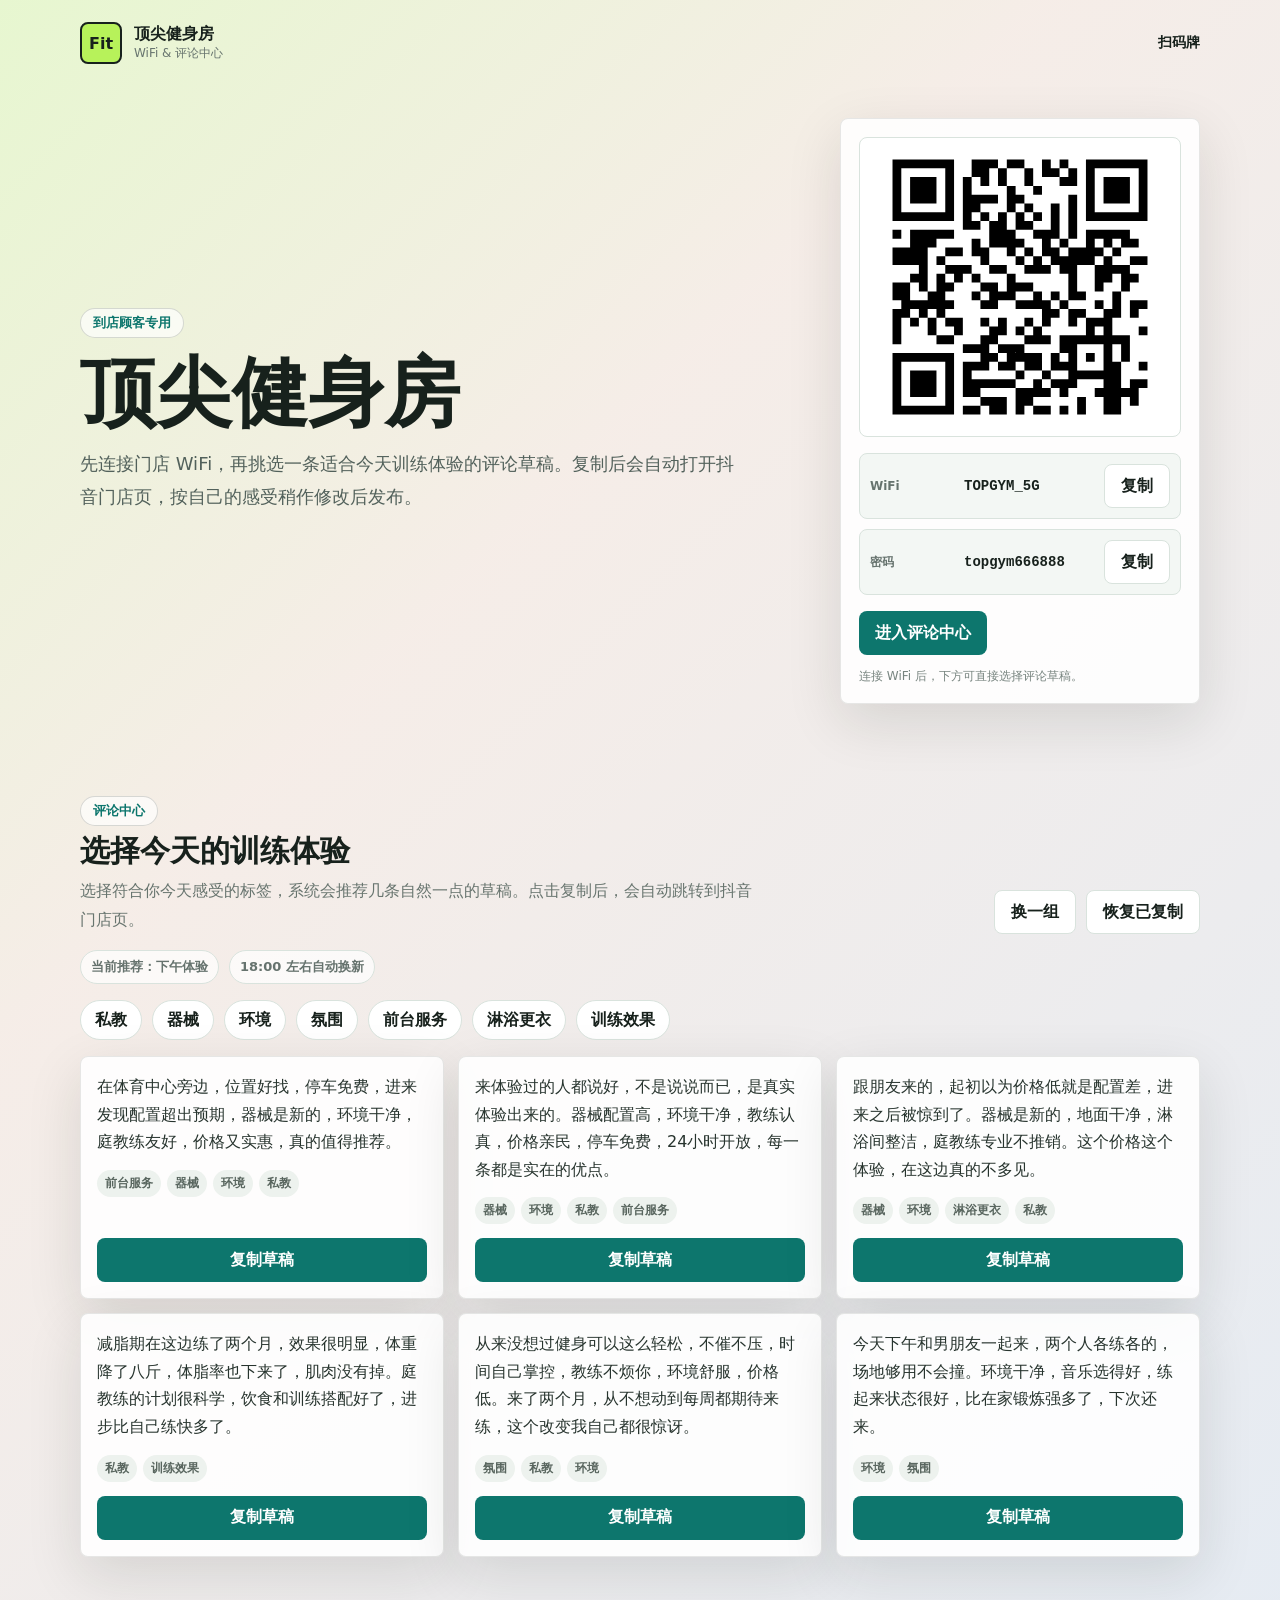
<file: index.html>
<!doctype html>
<html lang="zh-CN">
  <head>
    <meta charset="UTF-8" />
    <meta name="viewport" content="width=device-width, initial-scale=1.0" />
    <title>门店评论中心</title>
    <link rel="stylesheet" href="styles.css" />
  </head>
  <body>
    <main class="page-shell">
      <header class="topbar">
        <div class="brand">
          <div class="brand-mark">Fit</div>
          <div>
            <div class="brand-title" data-config="gymName">燃点健身房</div>
            <div class="brand-subtitle">WiFi & 评论中心</div>
          </div>
        </div>
        <a class="nav-link" href="print.html">扫码牌</a>
      </header>

      <section class="hero">
        <div class="hero-main">
          <span class="eyebrow">到店顾客专用</span>
          <h1 data-config="gymName">燃点健身房</h1>
          <p class="lead">
            先连接门店 WiFi，再挑选一条适合今天训练体验的评论草稿。复制后会自动打开抖音门店页，按自己的感受稍作修改后发布。
          </p>
        </div>

        <aside class="wifi-panel" aria-label="WiFi 信息">
          <div class="qr-box" id="wifiQr" aria-label="WiFi 连接二维码"></div>
          <div class="field-list">
            <div class="field">
              <label>WiFi</label>
              <code data-config="wifiSsid">GYM-GUEST</code>
              <button class="btn secondary js-copy" data-copy-config="wifiSsid">复制</button>
            </div>
            <div class="field">
              <label>密码</label>
              <code data-config="wifiPassword">Move2026</code>
              <button class="btn secondary js-copy" data-copy-config="wifiPassword">复制</button>
            </div>
          </div>
          <div class="button-row">
            <a class="btn teal" href="#commentCenter">进入评论中心</a>
          </div>
          <p class="tiny-note">连接 WiFi 后，下方可直接选择评论草稿。</p>
        </aside>
      </section>

      <section class="comment-section" id="commentCenter">
        <div class="section-header">
          <div>
            <span class="eyebrow">评论中心</span>
            <h2>选择今天的训练体验</h2>
            <p>
              选择符合你今天感受的标签，系统会推荐几条自然一点的草稿。点击复制后，会自动跳转到抖音门店页。
            </p>
          </div>
          <div class="button-row">
            <button class="btn secondary" id="shuffleButton" type="button">换一组</button>
            <button class="btn secondary" id="resetCopiedButton" type="button">恢复已复制</button>
          </div>
        </div>

        <div class="meta-strip">
          <span id="rotationInfo">正在读取评论库</span>
          <span id="poolInfo"></span>
        </div>

        <div class="tag-grid" id="tagGrid"></div>
        <p class="notice" id="notice"></p>
        <div class="comment-grid" id="commentGrid"></div>
        <div class="empty-state" id="emptyState">这个标签暂时没有合适草稿，可以换个标签或点击换一组。</div>
      </section>
    </main>
    <script src="qrcode.js"></script>
    <script src="config.js"></script>
    <script src="comments.js"></script>
    <script src="pages.js"></script>
  </body>
</html>
</file>
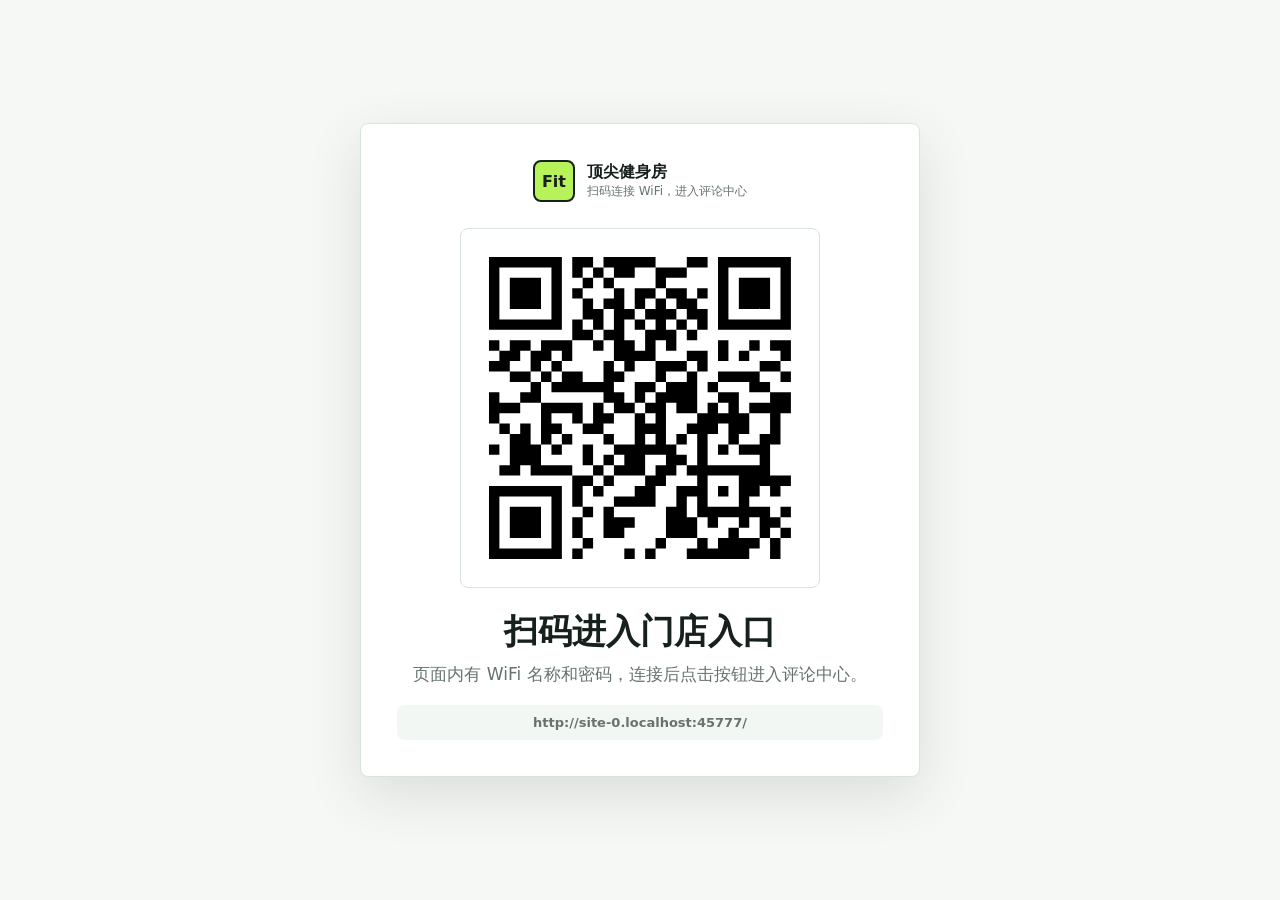
<file: print.html>
<!doctype html>
<html lang="zh-CN">
  <head>
    <meta charset="UTF-8" />
    <meta name="viewport" content="width=device-width, initial-scale=1.0" />
    <title>门店扫码牌</title>
    <link rel="stylesheet" href="styles.css" />
  </head>
  <body>
    <main class="print-shell">
      <section class="print-card">
        <div class="brand print-brand">
          <div class="brand-mark">Fit</div>
          <div>
            <div class="brand-title" data-config="gymName">燃点健身房</div>
            <div class="brand-subtitle">扫码连接 WiFi，进入评论中心</div>
          </div>
        </div>

        <div class="print-qr" id="entryQr" aria-label="扫码进入门店入口"></div>

        <h1 class="print-title">扫码进入门店入口</h1>
        <p class="print-copy">页面内有 WiFi 名称和密码，连接后点击按钮进入评论中心。</p>
        <p class="print-warning" id="fileWarning">
          当前是本地文件预览，请部署到 GitHub Pages 后再打印二维码。
        </p>
        <div class="print-url" id="entryUrl"></div>
      </section>
    </main>
    <script src="qrcode.js"></script>
    <script src="config.js"></script>
    <script src="pages.js"></script>
  </body>
</html>
</file>
<file: styles.css>
:root {
  color-scheme: light;
  --ink: #17211c;
  --muted: #66736e;
  --line: #d9e3dd;
  --soft: #f3f7f4;
  --lime: #b7f25a;
  --teal: #0d766d;
  --coral: #ef6a4a;
  --shadow: 0 18px 55px rgba(23, 33, 28, 0.12);
}

* {
  box-sizing: border-box;
}

html {
  min-height: 100%;
  background: #f6f8f5;
}

body {
  min-height: 100%;
  margin: 0;
  color: var(--ink);
  font-family:
    Inter, ui-sans-serif, system-ui, -apple-system, BlinkMacSystemFont, "Segoe UI",
    "PingFang SC", "Hiragino Sans GB", "Microsoft YaHei", sans-serif;
  letter-spacing: 0;
  font-weight: 400;
}

button {
  border: 0;
  cursor: pointer;
  font: inherit;
}

.page-shell {
  min-height: 100vh;
  background:
    linear-gradient(135deg, rgba(183, 242, 90, 0.24), rgba(239, 106, 74, 0.08) 36%, rgba(36, 87, 214, 0.08)),
    #f6f8f5;
}

.topbar {
  display: flex;
  align-items: center;
  justify-content: space-between;
  gap: 16px;
  width: min(1120px, calc(100% - 32px));
  margin: 0 auto;
  padding: 22px 0;
}

.brand {
  display: flex;
  align-items: center;
  gap: 12px;
  min-width: 0;
}

.brand-mark {
  display: grid;
  flex: 0 0 42px;
  width: 42px;
  height: 42px;
  place-items: center;
  border: 2px solid #17211c;
  border-radius: 8px;
  background: var(--lime);
  color: #17211c;
  font-weight: 900;
}

.brand-title {
  overflow: hidden;
  font-size: 16px;
  font-weight: 800;
  text-overflow: ellipsis;
  white-space: nowrap;
}

.brand-subtitle,
.tiny-note,
.notice,
.print-warning {
  color: var(--muted);
  font-size: 12px;
  font-weight: 500;
}

.nav-link {
  color: var(--ink);
  font-size: 14px;
  font-weight: 800;
  text-decoration: none;
}

.hero {
  display: grid;
  grid-template-columns: minmax(0, 1fr) 360px;
  gap: 28px;
  width: min(1120px, calc(100% - 32px));
  margin: 0 auto;
  padding: 32px 0 56px;
}

.hero-main {
  align-self: center;
}

.eyebrow {
  display: inline-flex;
  align-items: center;
  min-height: 30px;
  padding: 0 12px;
  border: 1px solid rgba(23, 33, 28, 0.16);
  border-radius: 999px;
  background: rgba(255, 255, 255, 0.68);
  color: var(--teal);
  font-size: 13px;
  font-weight: 800;
}

h1 {
  max-width: 760px;
  margin: 18px 0 16px;
  font-size: clamp(40px, 7vw, 76px);
  line-height: 0.98;
  letter-spacing: 0;
}

h2 {
  margin: 8px 0 8px;
  font-size: 30px;
  line-height: 1.16;
}

.lead {
  max-width: 660px;
  margin: 0;
  color: #52615b;
  font-size: 18px;
  font-weight: 400;
  line-height: 1.85;
}

.wifi-panel {
  padding: 18px;
  border: 1px solid rgba(23, 33, 28, 0.1);
  border-radius: 8px;
  background: rgba(255, 255, 255, 0.88);
  box-shadow: var(--shadow);
}

.qr-box {
  display: grid;
  min-height: 300px;
  place-items: center;
  border: 1px solid var(--line);
  border-radius: 8px;
  background: #fff;
}

.qr-box svg,
.print-qr svg {
  display: block;
  width: min(260px, 100%);
  height: auto;
}

.qr-fallback {
  padding: 16px;
  color: var(--muted);
  font-size: 14px;
  font-weight: 800;
  line-height: 1.6;
  text-align: center;
}

.field-list {
  display: grid;
  gap: 10px;
  margin: 16px 0;
}

.field {
  display: grid;
  grid-template-columns: 84px minmax(0, 1fr) auto;
  align-items: center;
  gap: 10px;
  padding: 10px;
  border: 1px solid var(--line);
  border-radius: 8px;
  background: var(--soft);
}

.field label {
  color: var(--muted);
  font-size: 12px;
  font-weight: 800;
}

.field code {
  overflow-wrap: anywhere;
  color: var(--ink);
  font-size: 14px;
  font-weight: 800;
}

.button-row {
  display: flex;
  flex-wrap: wrap;
  gap: 10px;
}

.btn {
  display: inline-flex;
  align-items: center;
  justify-content: center;
  min-height: 44px;
  padding: 0 16px;
  border-radius: 8px;
  background: var(--ink);
  color: #fff;
  font-weight: 800;
  text-decoration: none;
}

.btn.secondary {
  border: 1px solid var(--line);
  background: #fff;
  color: var(--ink);
}

.btn.teal {
  background: var(--teal);
}

.tiny-note {
  margin: 12px 0 0;
  color: #77847f;
  line-height: 1.5;
}

.comment-section {
  width: min(1120px, calc(100% - 32px));
  margin: 0 auto;
  padding: 36px 0 64px;
}

.section-header {
  display: flex;
  align-items: end;
  justify-content: space-between;
  gap: 18px;
  margin-bottom: 16px;
}

.section-header p {
  max-width: 680px;
  margin: 0;
  color: #68756f;
  font-size: 16px;
  font-weight: 400;
  line-height: 1.8;
}

.meta-strip {
  display: flex;
  flex-wrap: wrap;
  gap: 10px;
  margin-bottom: 16px;
}

.meta-strip span {
  display: inline-flex;
  min-height: 34px;
  align-items: center;
  padding: 0 10px;
  border: 1px solid var(--line);
  border-radius: 999px;
  background: rgba(255, 255, 255, 0.72);
  color: var(--muted);
  font-size: 13px;
  font-weight: 600;
}

.tag-grid {
  display: flex;
  flex-wrap: wrap;
  gap: 10px;
  margin-bottom: 16px;
}

.tag-button {
  min-height: 40px;
  padding: 0 14px;
  border: 1px solid var(--line);
  border-radius: 999px;
  background: #fff;
  color: var(--ink);
  font-weight: 800;
}

.tag-button.active {
  border-color: #17211c;
  background: var(--lime);
}

.notice {
  display: none;
  margin: 0 0 16px;
  padding: 12px 14px;
  border: 1px solid #b7d8cc;
  border-radius: 8px;
  background: #effaf5;
  color: #175447;
  font-weight: 500;
  line-height: 1.6;
}

.notice.show {
  display: block;
}

.comment-grid {
  display: grid;
  grid-template-columns: repeat(3, minmax(0, 1fr));
  gap: 14px;
}

.comment-card {
  display: flex;
  min-height: 210px;
  flex-direction: column;
  justify-content: space-between;
  padding: 16px;
  border: 1px solid rgba(23, 33, 28, 0.1);
  border-radius: 8px;
  background: rgba(255, 255, 255, 0.88);
  box-shadow: var(--shadow);
}

.comment-text {
  margin: 0;
  color: #27342e;
  font-size: 16px;
  line-height: 1.72;
}

.chip-row {
  display: flex;
  flex-wrap: wrap;
  gap: 6px;
  margin: 14px 0;
}

.chip {
  padding: 5px 8px;
  border-radius: 999px;
  background: #edf2ee;
  color: #59665f;
  font-size: 12px;
  font-weight: 800;
}

.empty-state {
  display: none;
  padding: 32px 18px;
  border: 1px dashed #bac6bf;
  border-radius: 8px;
  background: rgba(255, 255, 255, 0.72);
  color: var(--muted);
  font-weight: 500;
  line-height: 1.7;
  text-align: center;
}

.empty-state.show {
  display: block;
}

.print-shell {
  display: grid;
  min-height: 100vh;
  place-items: center;
  padding: 24px;
  background: #f6f8f5;
}

.print-card {
  width: min(560px, 100%);
  padding: 36px;
  border: 1px solid var(--line);
  border-radius: 8px;
  background: #fff;
  color: var(--ink);
  text-align: center;
  box-shadow: var(--shadow);
}

.print-brand {
  justify-content: center;
  margin-bottom: 26px;
  text-align: left;
}

.print-qr {
  display: grid;
  width: min(360px, 100%);
  aspect-ratio: 1;
  margin: 0 auto 24px;
  place-items: center;
  border: 1px solid var(--line);
  border-radius: 8px;
}

.print-qr svg {
  width: 86%;
}

.print-title {
  margin: 0 0 10px;
  font-size: 34px;
  line-height: 1.12;
}

.print-copy {
  margin: 0 auto 16px;
  color: var(--muted);
  font-size: 17px;
  line-height: 1.7;
}

.print-warning {
  display: none;
  margin: 0 auto 16px;
  padding: 10px 12px;
  border: 1px solid #f0c1a8;
  border-radius: 8px;
  background: #fff3ed;
  color: #9a3c20;
  font-weight: 800;
  line-height: 1.5;
}

.print-warning.show {
  display: block;
}

.print-url {
  overflow-wrap: anywhere;
  padding: 10px;
  border-radius: 8px;
  background: var(--soft);
  color: var(--muted);
  font-size: 13px;
  font-weight: 800;
}

@media (max-width: 900px) {
  .hero {
    grid-template-columns: 1fr;
  }

  .comment-grid {
    grid-template-columns: repeat(2, minmax(0, 1fr));
  }
}

@media (max-width: 620px) {
  .topbar,
  .hero,
  .comment-section {
    width: min(100% - 24px, 1120px);
  }

  h1 {
    font-size: 42px;
  }

  .lead {
    font-size: 16px;
  }

  .field {
    grid-template-columns: 1fr;
  }

  .btn {
    width: 100%;
  }

  .section-header {
    align-items: stretch;
    flex-direction: column;
  }

  .comment-grid {
    grid-template-columns: 1fr;
  }
}

@media print {
  .print-shell {
    min-height: auto;
    padding: 0;
    background: #fff;
  }

  .print-card {
    width: 100%;
    box-shadow: none;
  }
}
</file>
